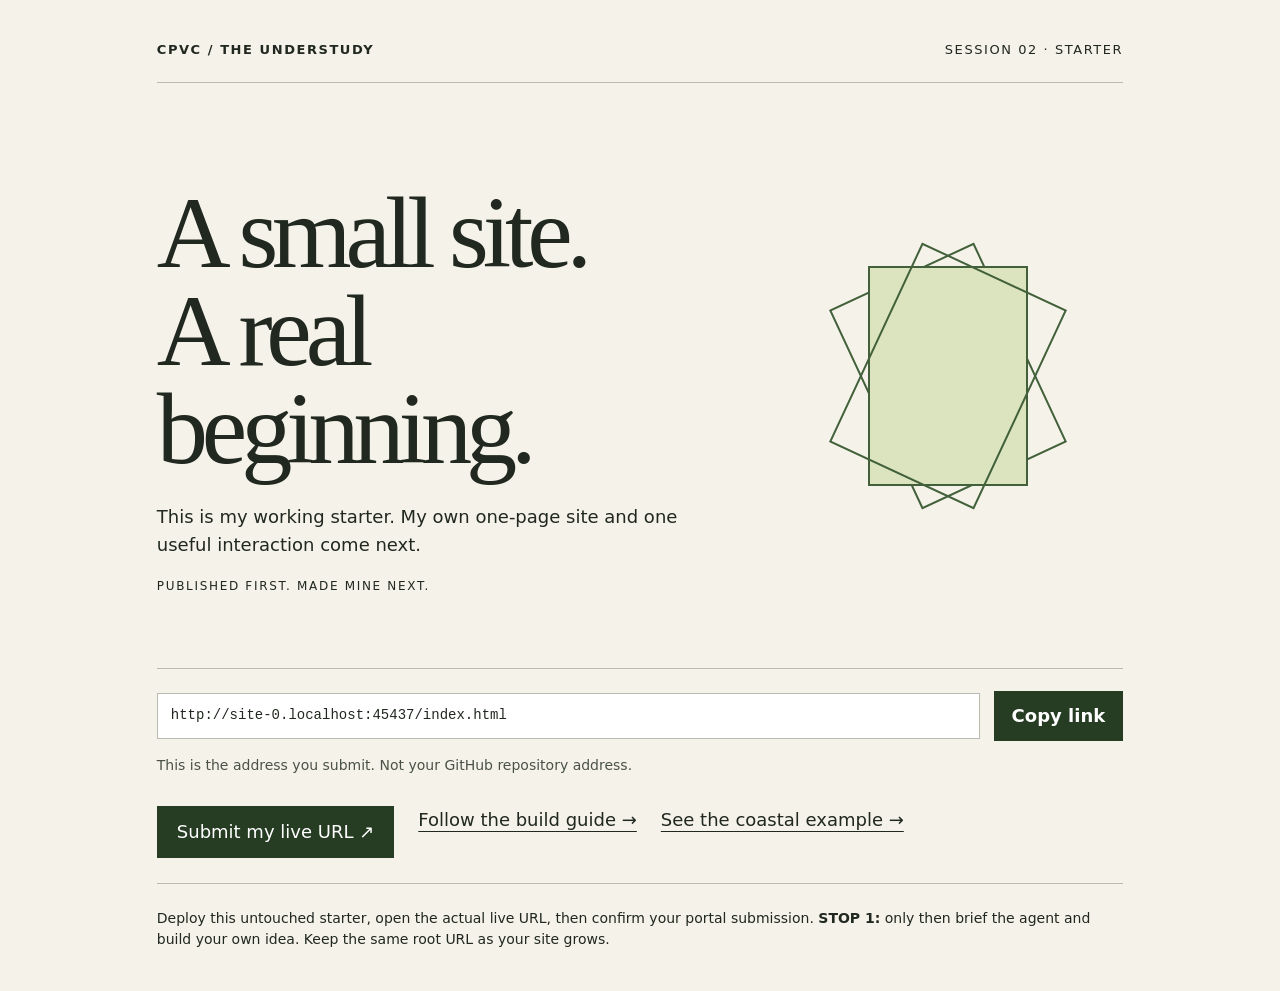
<file: index.html>
<!doctype html><html lang="en"><meta charset="utf-8"><meta name="viewport" content="width=device-width,initial-scale=1"><title>My next idea · The Understudy</title>
<style>*{box-sizing:border-box}body{margin:0;background:#f5f2e9;color:#20281f;font:18px/1.55 system-ui,sans-serif}main{max-width:1120px;margin:auto;padding:40px 6vw}header{display:flex;justify-content:space-between;border-bottom:1px solid #b8bcae;padding-bottom:22px;font-size:13px;letter-spacing:.12em;text-transform:uppercase}.stage{display:grid;grid-template-columns:1.5fr 1fr;gap:7vw;align-items:center;min-height:65vh}h1{font-family:Georgia,serif;font-weight:400;font-size:clamp(60px,8vw,112px);letter-spacing:-.06em;line-height:.96;margin:40px 0 25px}p{max-width:530px}.eyebrow{font-size:12px;letter-spacing:.14em;text-transform:uppercase}.mark{height:280px;position:relative;display:grid;place-items:center}.mark span{position:absolute;width:160px;height:220px;border:2px solid #42613b;transform:rotate(var(--r));transition:transform .5s}.mark span:nth-child(1){--r:-25deg}.mark span:nth-child(2){--r:0deg;background:#dbe4be}.mark span:nth-child(3){--r:25deg}.mark:hover span{transform:rotate(calc(var(--r) * 1.3))}a{color:inherit;text-underline-offset:5px}.links{display:flex;flex-wrap:wrap;gap:24px;padding:25px 0}.primary{background:#263d24;color:#fff;padding:12px 20px;text-decoration:none}footer{border-top:1px solid #b8bcae;padding-top:24px;font-size:14px}a:focus-visible{outline:3px solid #a54919;outline-offset:5px}@media(max-width:650px){.stage{display:block;min-height:0}.mark{height:170px;margin:30px 0}.mark span{width:100px;height:140px}header{gap:20px}main{padding:25px 7vw}}@media(prefers-reduced-motion:reduce){.mark span{transition:none}.mark:hover span{transform:rotate(var(--r))}}.live{border-top:1px solid #b8bcae;padding:22px 0 4px;display:flex;flex-wrap:wrap;gap:14px;align-items:center}.live code{flex:1 1 300px;min-width:0;background:#fff;border:1px solid #b8bcae;padding:11px 13px;font-size:14px;overflow-wrap:anywhere}.live button{min-height:44px;padding:11px 18px;font:inherit;font-weight:600;color:#fff;background:#263d24;border:0;cursor:pointer}.live button:focus-visible{outline:3px solid #a54919;outline-offset:5px}.live small{flex-basis:100%;font-size:14px;color:#4a5247}</style>
<main><header><b>CPVC / The Understudy</b><span>Session 02 · Starter</span></header><section class="stage"><div><h1>A small site.<br>A real beginning.</h1><p>This is my working starter. My own one-page site and one useful interaction come next.</p><p class="eyebrow">Published first. Made mine next.</p></div><div class="mark" aria-hidden="true"><span></span><span></span><span></span></div></section><div class="live"><code id="liveurl">Open this page over http:// or https:// to see its address.</code><button id="copy" type="button">Copy link</button><small id="copyhint">This is the address you submit. Not your GitHub repository address.</small></div><div class="links"><a class="primary" href="https://calpolyvibecoding.com/portal">Submit my live URL ↗</a><a id="guide" href="https://github.com/calpolyvibecoding-01/cpvc-02-understudy-template#readme">Follow the build guide →</a><a href="examples/coast/">See the coastal example →</a></div><footer>Deploy this untouched starter, open the actual live URL, then confirm your portal submission. <strong>STOP 1:</strong> only then brief the agent and build your own idea. Keep the same root URL as your site grows.</footer></main>
<script>
(function(){
  var box=document.getElementById('liveurl'),btn=document.getElementById('copy'),
      hint=document.getElementById('copyhint'),guide=document.getElementById('guide');
  var web=location.protocol==='http:'||location.protocol==='https:';
  var url=web?location.origin+location.pathname:'';
  if(web){box.textContent=url;}else{btn.hidden=true;hint.textContent='You are viewing this file directly. Publish it with GitHub Pages to get a real address.';}
  var host=location.hostname.match(/^([a-z0-9-]+)\.github\.io$/i),
      repo=location.pathname.split('/').filter(Boolean)[0];
  if(host&&repo){guide.href='https://github.com/'+host[1]+'/'+repo+'#readme';}
  btn.addEventListener('click',function(){
    function pick(){var r=document.createRange();r.selectNodeContents(box);
      var s=window.getSelection();s.removeAllRanges();s.addRange(r);
      hint.textContent='Link selected. Press Ctrl+C or Cmd+C to copy it.';}
    if(navigator.clipboard&&navigator.clipboard.writeText){
      navigator.clipboard.writeText(url).then(function(){hint.textContent='Copied. Paste it into the Link field in the portal.';},pick);
    }else{pick();}
  });
})();
</script>
</html>
</file>
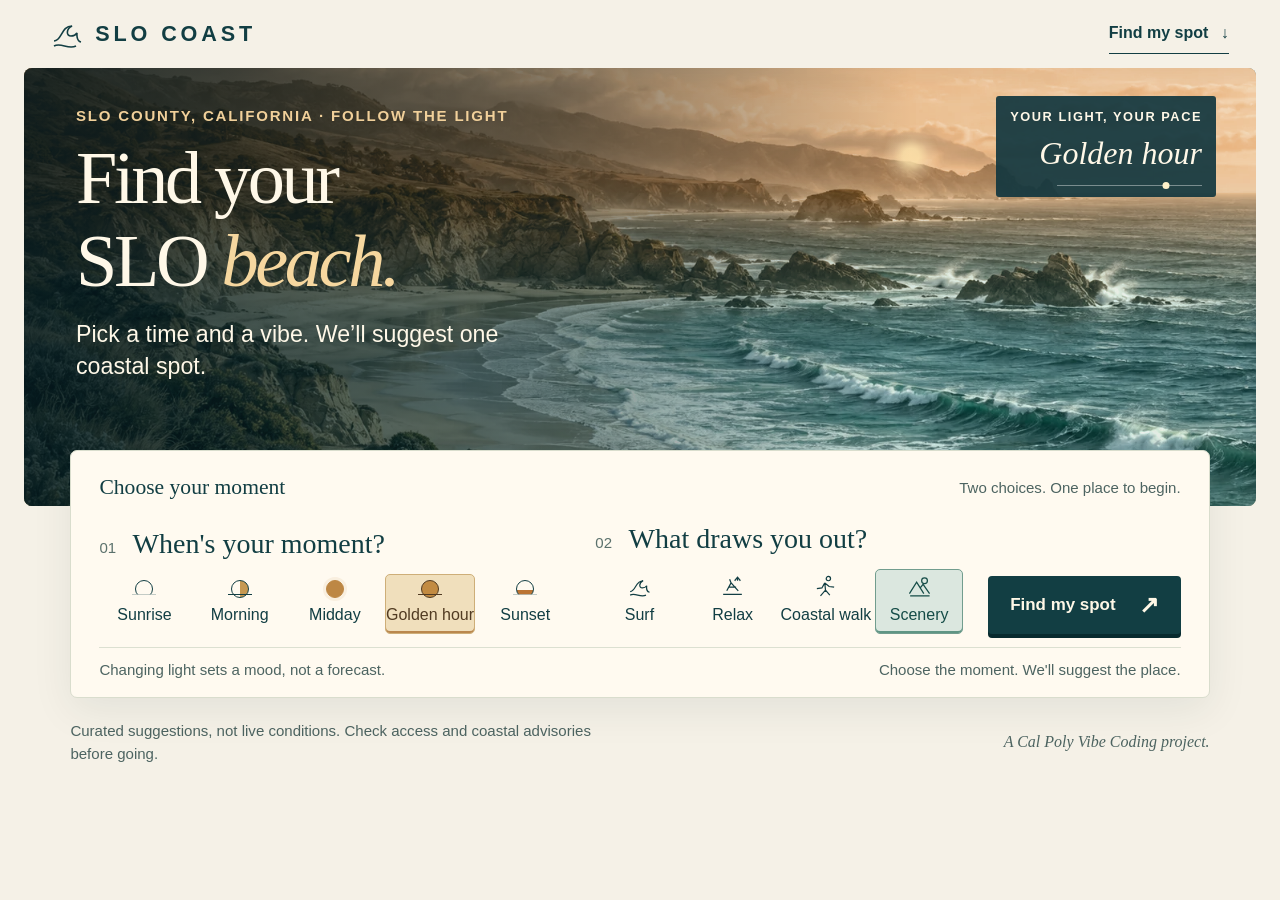
<file: examples/coast/index.html>
<!doctype html>
<html lang="en">
<head><meta charset="utf-8"><meta name="viewport" content="width=device-width,initial-scale=1"><meta name="theme-color" content="#103d44"><meta name="description" content="Pick a time and a vibe. Find one curated SLO County coastal spot."><title>SLO COAST · Find your SLO beach.</title><link rel="stylesheet" href="style.css"><script defer src="data.js"></script><script defer src="app.js"></script></head>
<body data-time="golden-hour">
<svg class="symbol-library" aria-hidden="true"><defs>
<symbol id="icon-surf" viewBox="0 0 32 32"><path d="M3 23c8 0 7-15 18-15-6 3-6 10-1 10 4 0 6-3 6-3s-1 8 4 9M3 28c7-4 14 4 22 0"/></symbol>
<symbol id="icon-relax" viewBox="0 0 32 32"><path d="M3 27h26M8 22l6-11 10 11M11 17h10M14 11l-2-5M23 8V3m-4 5 4-5 4 5"/></symbol>
<symbol id="icon-walk" viewBox="0 0 32 32"><circle cx="20" cy="5" r="3"/><path d="m15 11-4 7-7 1m11-8 6 5 7 1m-13-6 1 10-7 8m7-8 6 7"/></symbol>
<symbol id="icon-scenery" viewBox="0 0 32 32"><circle cx="23" cy="8" r="4"/><path d="M2 26 12 10l10 16M17 18l4-5 9 13M3 29h27"/></symbol>
</defs></svg>
<header class="masthead"><a class="brand" href="./" aria-label="SLO Coast home"><svg aria-hidden="true"><use href="#icon-surf"/></svg>SLO COAST</a><a class="header-action" href="#picker">Find my spot <span aria-hidden="true">↓</span></a></header>
<main>
<section class="experience" aria-labelledby="headline">
<div class="scene" role="img" aria-label="Generated imaginary coastline. Changing light is an artistic mood, not real conditions.">
<div class="ocean" aria-hidden="true"></div><img class="coast-image" src="assets/coast-illustration.webp" alt="" width="1536" height="1024" fetchpriority="high" decoding="async" onerror="this.hidden=true">
<div class="sky-tone"></div><div class="water-tone"></div><div class="night-tone"></div><div class="sun"></div><div class="reading-shade"></div>
<svg class="shore-response" viewBox="0 0 1500 180" preserveAspectRatio="none" aria-hidden="true"><path d="M-100 120Q200 25 510 105T1600 50M-100 148Q200 53 510 133T1600 78"/></svg>
</div>
<div class="hero-copy"><p class="eyebrow">SLO County, California · Follow the light</p><h1 id="headline"><span>Find your</span><span>SLO <em>beach.</em></span></h1><p class="intro">Pick a time and a vibe. We’ll suggest one coastal spot.</p></div>
<div class="light-label"><span class="eyebrow">Your light, your pace</span><span id="mood-label">Golden hour</span><span class="light-track" aria-hidden="true"><i></i></span></div>
</section>
<section class="finder" id="picker" aria-label="Choose your time and coastal vibe">
<div class="finder-top"><span>Choose your moment</span><span class="step-hint">Two choices. One place to begin.</span></div>
<form id="coast-form">
<fieldset id="time-group"><legend><span>01</span> When's your moment?</legend><div class="time-options">
<label class="choice"><input id="time-sunrise" type="radio" name="time" value="sunrise"><span><i class="time-icon dawn" aria-hidden="true"></i>Sunrise</span></label>
<label class="choice"><input id="time-morning" type="radio" name="time" value="morning"><span><i class="time-icon morning" aria-hidden="true"></i>Morning</span></label>
<label class="choice"><input id="time-midday" type="radio" name="time" value="midday"><span><i class="time-icon noon" aria-hidden="true"></i>Midday</span></label>
<label class="choice"><input id="time-golden-hour" type="radio" name="time" value="golden-hour" checked><span><i class="time-icon golden" aria-hidden="true"></i>Golden hour</span></label>
<label class="choice"><input id="time-sunset" type="radio" name="time" value="sunset"><span><i class="time-icon dusk" aria-hidden="true"></i>Sunset</span></label>
</div></fieldset>
<fieldset id="vibe-group"><legend><span>02</span> What draws you out?</legend><div class="vibe-options">
<label class="vibe-choice"><input id="vibe-surf" type="radio" name="vibe" value="surf"><span><svg aria-hidden="true"><use href="#icon-surf"/></svg>Surf</span></label>
<label class="vibe-choice"><input id="vibe-relax" type="radio" name="vibe" value="relax"><span><svg aria-hidden="true"><use href="#icon-relax"/></svg>Relax</span></label>
<label class="vibe-choice"><input id="vibe-coastal-walk" type="radio" name="vibe" value="coastal-walk"><span><svg aria-hidden="true"><use href="#icon-walk"/></svg>Coastal walk</span></label>
<label class="vibe-choice"><input id="vibe-scenery" type="radio" name="vibe" value="scenery" checked><span><svg aria-hidden="true"><use href="#icon-scenery"/></svg>Scenery</span></label>
</div></fieldset>
<button type="submit" class="find-button">Find my spot <span aria-hidden="true">↗</span></button>
</form>
<div class="finder-bottom"><p class="preference-note">Changing light sets a mood, not a forecast.</p><p id="status" role="status">Choose the moment. We'll suggest the place.</p></div>
</section>
<div class="result-stage">
<article id="result" class="result" hidden aria-labelledby="spot-name">
<div class="pick-art" aria-hidden="true"><img src="assets/coast-illustration.webp" alt="" width="1536" height="1024" loading="lazy" onerror="this.hidden=true"></div>
<div class="pick-copy"><p id="selection-label" class="eyebrow"></p><h2 id="spot-name" tabindex="-1"></h2><p id="spot-reason"></p><p id="spot-fact" class="fact"></p><p id="spot-note" class="note"></p><div class="result-links"><a id="spot-source" href="#">Place & access ↗</a><a href="https://www.weather.gov/beach/">Coastal advisories ↗</a></div><button type="button" id="change-pick" class="reset-button"><svg aria-hidden="true"><use href="#icon-surf"/></svg>Find another moment <span aria-hidden="true">↻</span></button></div>
</article>
<div id="wave-wipe" aria-hidden="true"><svg viewBox="0 0 1600 500" preserveAspectRatio="none"><path class="wave-back" d="M0 100Q200 0 430 90T880 80T1300 80T1600 70V500H0Z"/><path d="M0 140Q200 30 430 130T880 120T1300 120T1600 110V500H0Z"/></svg></div>
</div>
<noscript><p class="no-script">Turn on JavaScript for matching. You can still read <a href="SOURCES.md">the places and their official sources</a>.</p></noscript>
</main>
<footer><p>Curated suggestions, not live conditions. Check access and coastal advisories before going.</p><span>A Cal Poly Vibe Coding project.</span></footer>
</body></html>
</file>
<file: examples/coast/style.css>
:root{--ink:#123e43;--paper:#f5f1e7;--muted:#4d6461;--accent:#ad4725;--sky:#eeac68;--water:#51897d;--night:.05;--sun-x:72%;--sun-y:20%;--sun-color:#ffe7af;--light-position:75%}
*{box-sizing:border-box}html{scroll-behavior:smooth}body{margin:0;color:var(--ink);background:var(--paper);font:1rem/1.55 Arial,Helvetica,sans-serif}button,input{font:inherit}a{color:inherit;text-underline-offset:5px}a:focus-visible,button:focus-visible,h2:focus-visible{outline:3px solid #b14e2c;outline-offset:5px}.symbol-library{position:absolute;width:0;height:0;overflow:hidden}.masthead{height:68px;max-width:1540px;margin:auto;padding:0 4%;display:flex;align-items:center;justify-content:space-between;gap:20px}.brand{display:flex;align-items:center;gap:12px;font-size:1.35rem;font-weight:800;letter-spacing:.18em;text-decoration:none}.brand svg{width:32px;height:32px;fill:none;stroke:currentColor;stroke-width:1.6}.header-action{font-size:1rem;font-weight:700;text-decoration:none;border-bottom:1px solid;padding:7px 0}.header-action span{padding-left:8px}
main{max-width:1540px;margin:auto}.experience{height:438px;position:relative;margin:0 24px;overflow:hidden;border-radius:8px}.scene,.coast-image,.ocean,.sky-tone,.water-tone,.night-tone,.reading-shade{position:absolute;inset:0;width:100%;height:100%;pointer-events:none}.scene{background:#286268}.coast-image{object-fit:cover;object-position:center 47%}.coast-image[hidden],.pick-art img[hidden]{display:none}.ocean{background:linear-gradient(#b6c9cb 0%,#e2ca9a 38%,#357e87 39%,#104c58 75%,#d7bb8d 76%)}.sky-tone{background-color:var(--sky);mix-blend-mode:color;opacity:.65;mask-image:linear-gradient(#000 0%,#000 28%,transparent 65%);transition:background-color .8s}.water-tone{background-color:var(--water);mix-blend-mode:color;opacity:.48;mask-image:linear-gradient(transparent 25%,#000 55%);transition:background-color .8s}.night-tone{background:#061c36;opacity:var(--night);transition:opacity .8s}.reading-shade{background:linear-gradient(90deg,rgba(4,25,31,.84),rgba(4,25,31,.45) 42%,rgba(4,25,31,0) 72%)}.sun{position:absolute;left:var(--sun-x);top:var(--sun-y);width:56px;height:56px;transform:translate(-50%,-50%);transition:left .85s,top .85s;pointer-events:none;opacity:.75}.sun::before{content:"";display:block;width:100%;height:100%;border-radius:50%;background:radial-gradient(circle,var(--sun-color) 0 20%,#ffe9bd55 45%,transparent 72%)}.hero-copy{position:relative;color:#fff8e8;padding:36px 52px;width:650px;z-index:2}.eyebrow{text-transform:uppercase;letter-spacing:.12em;font-size:.94rem;font-weight:700}.hero-copy .eyebrow{color:#f1d09a;margin:0 0 13px}.hero-copy h1{font:400 clamp(4.2rem,5.8vw,5.4rem)/1.04 Georgia,'Times New Roman',serif;letter-spacing:-.045em;margin:0 0 17px}.hero-copy h1>span{display:block}.hero-copy h1>span+span{margin-top:.08em}.hero-copy h1 em{font-weight:400;color:#f6d79f}.intro{font-size:1.45rem;line-height:1.4;max-width:30rem;margin:0}.light-label{position:absolute;right:40px;top:28px;color:#fff8e8;text-align:right;display:grid;gap:8px;text-shadow:0 1px 8px #102c34;z-index:3}.light-label .eyebrow{font-size:.8rem}.light-label #mood-label{font:italic 2rem Georgia,serif}.light-track{height:1px;background:#ffffff65;width:145px;margin:5px 0 0 auto;position:relative}.light-track i{position:absolute;left:var(--light-position);width:7px;height:7px;border-radius:50%;background:#fff1ca;top:-3px;transform:translateX(-50%);transition:left .8s}.shore-response{position:absolute;bottom:10%;right:-5%;width:85%;height:26%;fill:none;stroke:#fff9e4;stroke-width:2;opacity:0;pointer-events:none}.wave-response .shore-response{animation:shore 900ms ease-out}.wave-response .coast-image{animation:breathe 900ms ease-out}
.finder{position:relative;margin:-56px 5.5% 0;padding:20px 28px 16px;background:#fffaf0;z-index:5;border-radius:7px;box-shadow:0 12px 40px #102f3514;border:1px solid #d9ddcd;scroll-margin-top:16px}.finder-top{display:flex;align-items:center;justify-content:space-between;margin-bottom:13px;gap:20px}.finder-top>span:first-child{font-family:Georgia,serif;font-size:1.35rem}.step-hint{font-size:.94rem;color:var(--muted)}form{display:grid;grid-template-columns:1.28fr 1fr auto;align-items:end;gap:25px}fieldset{border:0;margin:0;padding:0;min-width:0}legend{font-family:Georgia,serif;font-size:1.75rem;margin-bottom:8px;padding:0}legend>span{font-family:Arial,sans-serif;font-size:.94rem;color:#5b716c;margin-right:10px}.time-options{display:flex;gap:5px}.choice,.vibe-choice{position:relative;cursor:pointer;min-width:0;flex:1}.choice input,.vibe-choice input{position:absolute;opacity:0;width:1px;height:1px;left:50%;bottom:0}.choice>span{display:flex;align-items:center;justify-content:center;gap:5px;flex-direction:column;white-space:nowrap;min-height:58px;border:1px solid transparent;border-radius:5px;font-size:1rem;padding:5px;transition:background-color .2s,transform .2s,border-color .2s}.choice:hover>span,.vibe-choice:hover>span{background:#ebeede;transform:translateY(-2px)}.choice input:checked+span{background:#f0dfbc;border-color:#ceae78;color:#513b22;box-shadow:inset 0 -2px #ba884e}.choice input:focus-visible+span,.vibe-choice input:focus-visible+span{outline:3px solid #b14e2c;outline-offset:3px}.time-icon{width:18px;height:18px;border:1.5px solid currentColor;border-radius:50%;display:block;position:relative}.time-icon::after{content:"";position:absolute;height:1px;background:currentColor;left:-4px;right:-4px;bottom:2px}.morning{background:linear-gradient(90deg,transparent 50%,#c69851 50%)}.noon{background:#bd8744;border-color:#bd8744;box-shadow:0 0 0 3px #bd874419}.noon::after{display:none}.golden{background:#c28b42}.dawn,.dusk{clip-path:polygon(-30% 0,130% 0,130% 80%,-30% 80%)}.dusk{background:linear-gradient(0deg,#bb7434 45%,transparent 45%)}.vibe-options{display:flex;gap:5px}.vibe-choice>span{display:flex;align-items:center;justify-content:center;flex-direction:column;gap:5px;min-height:58px;padding:5px;font-size:1rem;white-space:nowrap;border:1px solid transparent;border-radius:5px;transition:background-color .2s,transform .2s}.vibe-choice svg{width:23px;height:23px;stroke:currentColor;stroke-width:1.7;fill:none}.vibe-choice input:checked+span{background:#dbe7df;border-color:#729d8e;color:#154c47;box-shadow:inset 0 -2px #5f9584}.find-button{border:0;border-radius:4px;color:#fff8e7;background:var(--ink);height:58px;padding:0 22px;min-width:170px;display:flex;align-items:center;justify-content:space-between;gap:23px;cursor:pointer;font-size:1.06rem;font-weight:700;box-shadow:0 4px 0 #082a2e;transition:transform .2s,background-color .2s}.find-button:hover{background:#1d5c60;transform:translateY(-2px)}.find-button:active{transform:translateY(2px);box-shadow:none}.find-button>span{font-size:1.5rem}.finder-bottom{display:flex;justify-content:space-between;gap:20px;align-items:baseline;border-top:1px solid #dce0d1;margin-top:13px;padding-top:10px}.finder-bottom p{margin:0;font-size:.94rem;color:var(--muted)}#status{text-align:right;max-width:55%}
.result-stage{position:relative;overflow:hidden;margin:0 5.5%;border-radius:0 0 8px 8px}.result{display:grid;grid-template-columns:30% 1fr;gap:35px;padding:34px 0 25px}.result[hidden]{display:none}.pick-art{position:relative;overflow:hidden;min-height:310px;background:linear-gradient(#78a4a4,#164951);border-radius:4px}.pick-art img{width:100%;height:100%;position:absolute;object-fit:cover;object-position:45% center}.pick-copy .eyebrow{color:#8a512e;font-size:.94rem;margin:3px 0 10px}.pick-copy h2{font:400 2.5rem/1.1 Georgia,serif;letter-spacing:-.025em;margin:0 0 16px}.pick-copy>p{font-size:1.125rem;max-width:750px;margin:12px 0}.pick-copy .fact{font-size:1rem;color:var(--muted)}.pick-copy .note{font-size:1rem;border-left:2px solid #b8854b;padding-left:13px}.result-links{display:flex;gap:20px;flex-wrap:wrap;font-size:1rem;margin:20px 0}.reset-button{display:flex;gap:10px;align-items:center;background:transparent;border:1px solid #9aac9e;color:var(--ink);padding:11px 15px;border-radius:4px;font-size:1rem;cursor:pointer}.reset-button svg{width:22px;height:22px;fill:none;stroke:currentColor;stroke-width:1.7}.reset-button>span{margin-left:15px;font-size:1.125rem}.reset-button:hover{background:#dce8df}.revealing .pick-art{animation:reveal-art .7s cubic-bezier(.2,.7,.2,1)}.revealing .pick-copy{animation:reveal-copy .65s cubic-bezier(.2,.7,.2,1)}#wave-wipe{position:absolute;inset:-10% -15% -5%;pointer-events:none;z-index:10;transform:translateY(115%);opacity:0}#wave-wipe svg{width:100%;height:100%;fill:#1d626a}.wave-back{fill:#78aaa2}.is-resetting #wave-wipe{animation:reset-wave .9s cubic-bezier(.45,0,.25,1)}footer{max-width:1380px;display:flex;align-items:center;justify-content:space-between;gap:25px;margin:21px auto 0;padding:0 5.5% 25px;font-size:.94rem;color:var(--muted)}footer p{max-width:560px;margin:0}footer>span{font:italic 1rem Georgia,serif;white-space:nowrap}.no-script{margin:20px 6%}
body[data-time=sunrise]{--sky:#dcb2df;--water:#5485ac;--night:.22;--sun-x:49%;--sun-y:27%;--sun-color:#ffd8b8;--light-position:0%}body[data-time=morning]{--sky:#abd6e8;--water:#5595ab;--night:.04;--sun-x:60%;--sun-y:15%;--sun-color:#fff6cd;--light-position:25%}body[data-time=midday]{--sky:#5cbbef;--water:#1598b4;--night:0;--sun-x:67%;--sun-y:9%;--sun-color:#fffde9;--light-position:50%}body[data-time=sunset]{--sky:#ed806b;--water:#554f87;--night:.34;--sun-x:73%;--sun-y:23%;--sun-color:#ffb569;--light-position:100%}
@keyframes shore{0%{opacity:0;transform:translate(-30px,18px)}30%{opacity:.45}100%{opacity:0;transform:translate(10px,-14px)}}@keyframes breathe{0%{transform:scale(1.012)}100%{transform:scale(1)}}@keyframes reveal-art{from{opacity:0;transform:translateY(28px) scale(.97)}to{opacity:1;transform:none}}@keyframes reveal-copy{from{opacity:0;transform:translateY(20px)}to{opacity:1;transform:none}}@keyframes reset-wave{0%{transform:translate(-3%,115%);opacity:1}48%{transform:translate(2%,-3%);opacity:1}80%{transform:translate(4%,-115%);opacity:1}100%{transform:translate(4%,-120%);opacity:0}}
@media(min-width:1600px){.experience{height:470px}.hero-copy{padding-top:44px}.hero-copy h1{font-size:5.8rem}}
@media(max-width:1100px){form{grid-template-columns:1.2fr 1fr;gap:20px}.find-button{grid-column:1/-1;height:54px;justify-content:center}.experience{height:420px}.hero-copy{padding:34px 35px;width:540px}.hero-copy h1{font-size:4.6rem}.finder{margin-top:-52px}.step-hint{display:none}.result{grid-template-columns:30% 1fr;gap:25px}}
@media(max-width:760px){.masthead{height:62px}.header-action{font-size:1rem}.brand{font-size:1.1rem}.brand svg{width:29px;height:29px}.experience{height:420px;margin:0 12px}.hero-copy{padding:46px 24px 24px;width:100%}.hero-copy h1{font-size:4rem;line-height:1.04}.hero-copy .eyebrow{font-size:.8rem;max-width:17rem;margin-bottom:13px}.intro{font-size:1.125rem;max-width:19rem}.light-label{right:16px;top:14px}.light-label .eyebrow,.light-track{display:none}.light-label #mood-label{font-size:1.25rem}.reading-shade{background:linear-gradient(90deg,#061d2add,#061d2a80 62%,#061d2a22)}.finder{margin:-38px 5% 0;padding:19px}.finder-top{margin-bottom:15px}.finder-top>span:first-child{font-size:1.3rem}form{grid-template-columns:1fr;gap:19px}.find-button{grid-column:auto}.choice>span,.vibe-choice>span{min-height:62px;font-size:1rem}legend{font-size:1.75rem;margin-bottom:8px}.finder-bottom{display:block;margin-top:16px;padding-top:10px}.finder-bottom p{font-size:1rem}#status{text-align:left;max-width:none;margin-top:7px}.result-stage{margin:0 5%}.result{grid-template-columns:1fr;gap:20px}.pick-art{min-height:180px}.pick-art img{object-position:center 57%}.pick-copy h2{font-size:2.25rem}.result-links,.pick-copy>p,.pick-copy .note,.pick-copy .fact{font-size:1rem}footer{display:block;font-size:1rem;padding:0 5% 22px}footer>a{display:inline-block;margin-top:13px}footer>span{display:block;margin-top:13px}}
@media(max-width:440px){.experience{height:400px}.hero-copy{padding-top:48px}.hero-copy h1{font-size:3.55rem}.hero-copy .eyebrow{font-size:.75rem;max-width:14rem}.intro{font-size:1.0625rem}.coast-image{object-position:59% center}.finder{padding:18px 14px}.time-options{display:grid;grid-template-columns:repeat(3,1fr);gap:4px}.vibe-options{display:grid;grid-template-columns:repeat(2,1fr);gap:4px}.choice>span,.vibe-choice>span{font-size:1rem;padding:7px 3px}.find-button{height:55px}.pick-copy h2{font-size:2.125rem}}
@media(prefers-reduced-motion:reduce){html{scroll-behavior:auto}*,*::before,*::after{animation:none!important;transition:none!important}#wave-wipe{display:none}}

.light-label{padding:11px 14px;background:#10353ee8;border-radius:3px;text-shadow:none}
@media(max-width:760px){.light-label{padding:7px 10px}}
</file>
